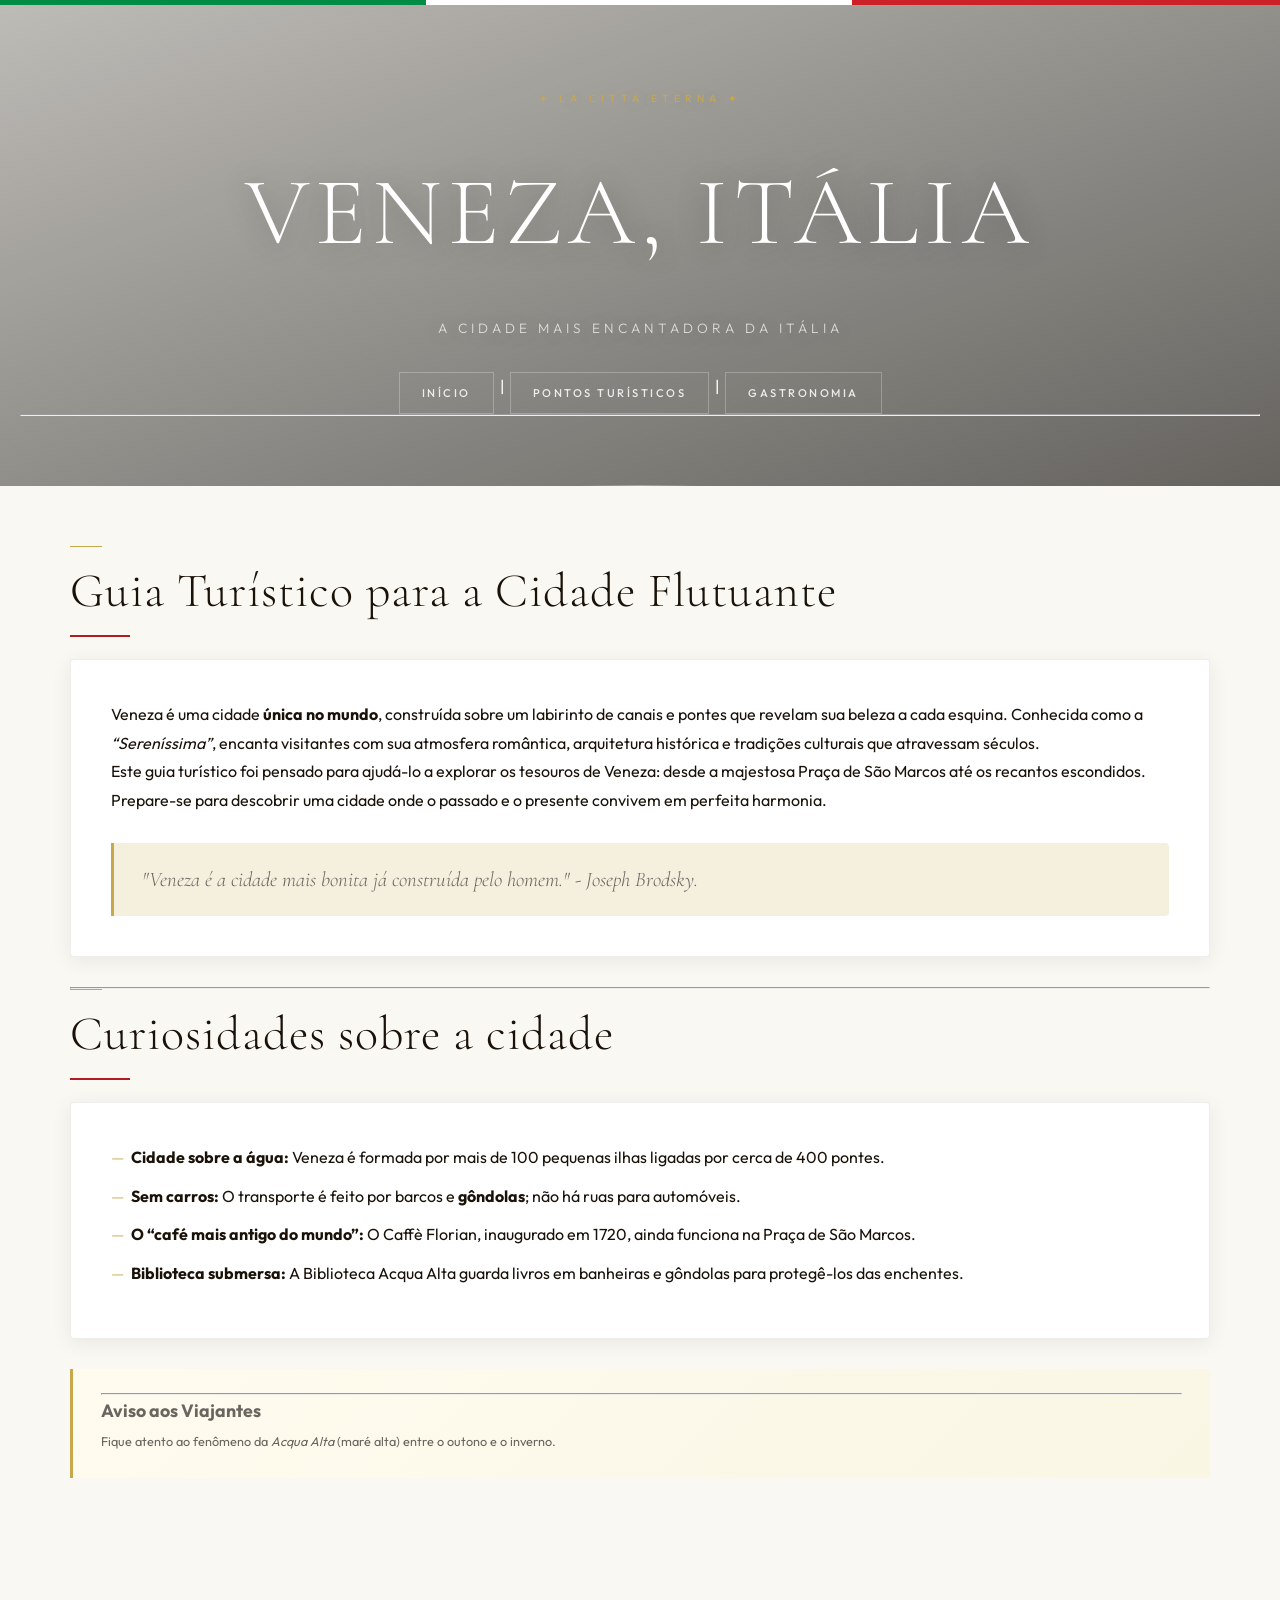
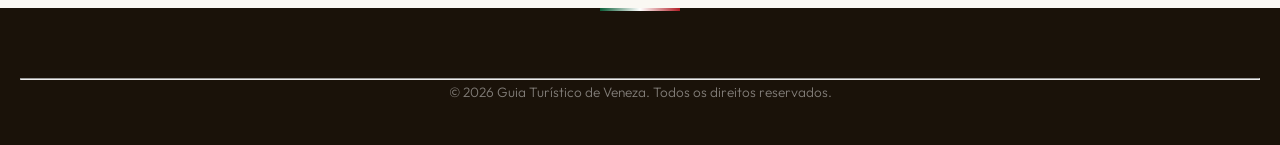
<file: site estático/index.html>
<!DOCTYPE html>
<html lang="pt-br">
<head>
    <meta charset="UTF-8">
    <meta name="viewport" content="width=device-width, initial-scale=1.0">
    <meta name="description" content="Guia turístico completo sobre Veneza, a cidade flutuante da Itália.">
    <link rel="stylesheet" href="style.css">
    <title>Veneza Trip Guide - Início</title>
</head>
<body>

    <header>
        <h1>Veneza, Itália</h1>
        <nav>
            <a href="principal.html">Início</a> | 
            <a href="pontos.html">Pontos Turísticos</a> | 
            <a href="food.html">Gastronomia</a>
        </nav>
        <hr>
    </header>

    <main>
        
        <section>
            <h2>Guia Turístico para a Cidade Flutuante</h2>
            <article>
                <p>
                    Veneza é uma cidade <strong>única no mundo</strong>, construída sobre um labirinto de canais e pontes que revelam sua beleza a cada esquina. 
                    Conhecida como a <em>“Sereníssima”</em>, encanta visitantes com sua atmosfera romântica, arquitetura histórica e tradições culturais que atravessam séculos.
                </p>
                
                <p>
                    Este guia turístico foi pensado para ajudá-lo a explorar os tesouros de Veneza: desde a majestosa Praça de São Marcos até os recantos escondidos. 
                    Prepare-se para descobrir uma cidade onde o passado e o presente convivem em perfeita harmonia.
                </p>

                <blockquote cite="https://pt.wikipedia.org/wiki/Veneza">
                    <p>"Veneza é a cidade mais bonita já construída pelo homem." - Joseph Brodsky.</p>
                </blockquote>
            </article>
        </section>

        <hr>

        <section>
            <h2>Curiosidades sobre a cidade</h2>
            <article>
                <ul>
                    <li><strong>Cidade sobre a água:</strong> Veneza é formada por mais de 100 pequenas ilhas ligadas por cerca de 400 pontes.</li>
                    <li><strong>Sem carros:</strong> O transporte é feito por barcos e <strong>gôndolas</strong>; não há ruas para automóveis.</li>
                    <li><strong>O “café mais antigo do mundo”:</strong> O Caffè Florian, inaugurado em 1720, ainda funciona na Praça de São Marcos.</li>
                    <li><strong>Biblioteca submersa:</strong> A Biblioteca Acqua Alta guarda livros em banheiras e gôndolas para protegê-los das enchentes.</li>
                </ul>
            </article>
        </section>

        <aside>
            <hr>
            <h3>Aviso aos Viajantes</h3>
            <p><small>Fique atento ao fenômeno da <em>Acqua Alta</em> (maré alta) entre o outono e o inverno.</small></p>
        </aside>

    </main>

    <footer>
        <hr>
        <p>&copy; 2026 Guia Turístico de Veneza. Todos os direitos reservados.</p>
    </footer>

</body>
</html>
</file>
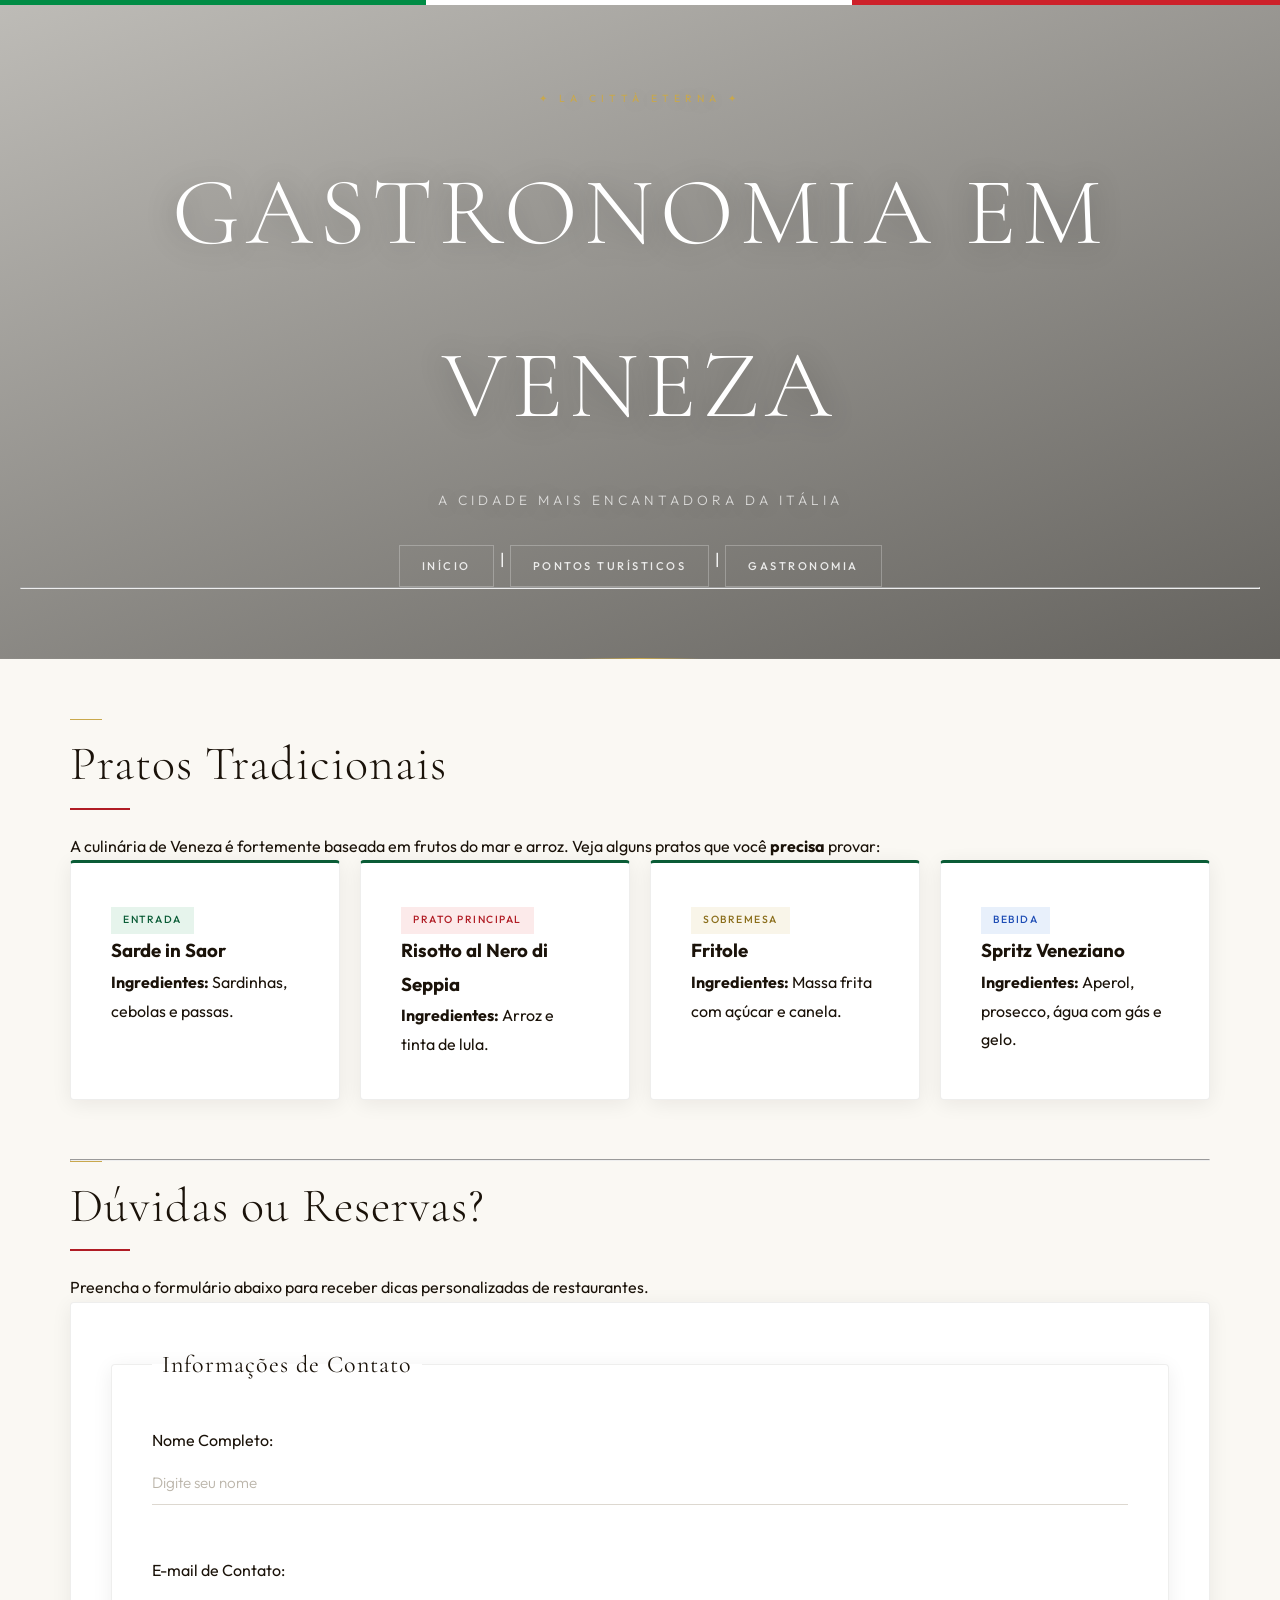
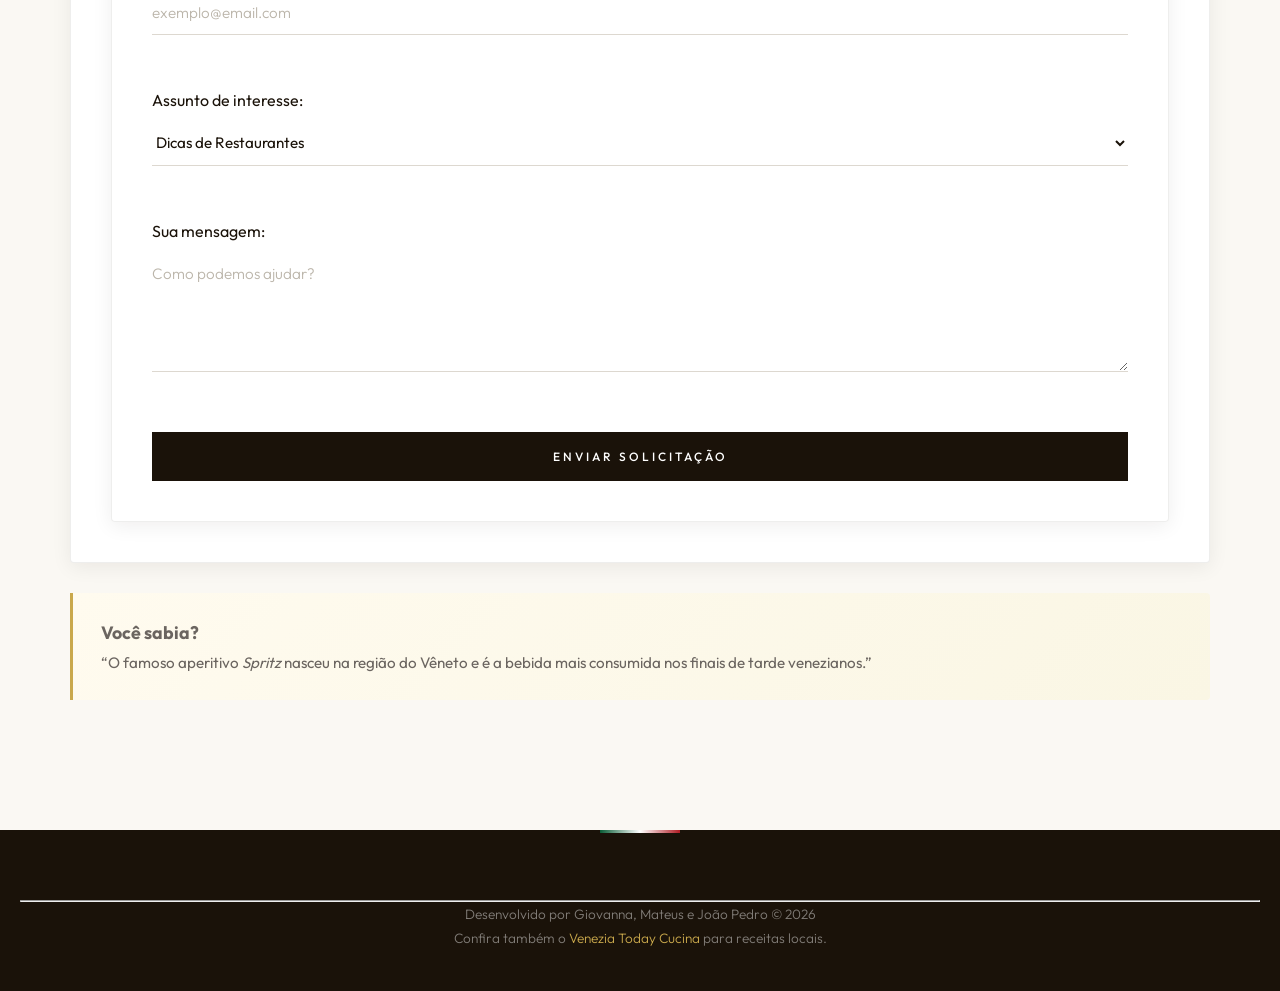
<file: site estático/food.html>
<!DOCTYPE html>
<html lang="pt-br">
<head>
    <meta charset="UTF-8">
    <meta name="viewport" content="width=device-width, initial-scale=1.0">
    <meta name="description" content="Descubra os sabores de Veneza: pratos típicos e contato para reservas.">
    <link rel="stylesheet" href="style.css">
    <title>Gastronomia Veneziana - Sabores da Itália</title>
</head>
<body>

    <header>
        <h1>Gastronomia em Veneza</h1>
        <nav>
            <a href="principal.html">Início</a> | 
            <a href="pontos.html">Pontos Turísticos</a> | 
            <a href="food.html">Gastronomia</a>
        </nav>
        <hr>
    </header>

    <main>
        <section>
            <h2>Pratos Tradicionais</h2>
            <p>A culinária de Veneza é fortemente baseada em frutos do mar e arroz. Veja alguns pratos que você <strong>precisa</strong> provar:</p>
            
            <div class="menu-container">

                <article class="food-card">
                    <div class="food-header">
                        <span class="badge entrada">Entrada</span>
                        <h3>Sarde in Saor</h3>
                    </div>
                    <p class="food-ingredients"><strong>Ingredientes:</strong> Sardinhas, cebolas e passas.</p>
                </article>

                <article class="food-card">
                    <div class="food-header">
                        <span class="badge principal">Prato Principal</span>
                        <h3>Risotto al Nero di Seppia</h3>
                    </div>
                    <p class="food-ingredients"><strong>Ingredientes:</strong> Arroz e tinta de lula.</p>
                </article>

                <article class="food-card">
                    <div class="food-header">
                        <span class="badge sobremesa">Sobremesa</span>
                        <h3>Fritole</h3>
                    </div>
                    <p class="food-ingredients"><strong>Ingredientes:</strong> Massa frita com açúcar e canela.</p>
                </article>
                <article class="food-card">
    <div class="food-header">
        <span class="badge bebida">Bebida</span>
        <h3>Spritz Veneziano</h3>
    </div>
    <p class="food-ingredients">
        <strong>Ingredientes:</strong> Aperol, prosecco, água com gás e gelo.
    </p>
</article>

            </div>
        </section>

        <br>
        <hr>

        <section>
            <h2>Dúvidas ou Reservas?</h2>
            <p>Preencha o formulário abaixo para receber dicas personalizadas de restaurantes.</p>
            
            <article>
                <form action="#" method="get">
                    <fieldset>
                        <legend>Informações de Contato</legend>
                        
                        <label for="nome">Nome Completo:</label><br>
                        <input type="text" id="nome" name="nome" placeholder="Digite seu nome" required>
                        <br><br>

                        <label for="email">E-mail de Contato:</label><br>
                        <input type="email" id="email" name="email" placeholder="exemplo@email.com" required>
                        <br><br>

                        <label for="assunto">Assunto de interesse:</label><br>
                        <select id="assunto" name="assunto">
                            <option value="dicas">Dicas de Restaurantes</option>
                            <option value="reservas">Informações sobre Reservas</option>
                            <option value="outros">Outros</option>
                        </select>
                        <br><br>

                        <label for="mensagem">Sua mensagem:</label><br>
                        <textarea id="mensagem" name="mensagem" rows="5" cols="30" placeholder="Como podemos ajudar?"></textarea>
                        <br><br>

                        <button type="submit">Enviar Solicitação</button>
                    </fieldset>
                </form>
            </article>
        </section>

        <aside>
            <h3>Você sabia?</h3>
            <q>O famoso aperitivo <em>Spritz</em> nasceu na região do Vêneto e é a bebida mais consumida nos finais de tarde venezianos.</q>
        </aside>
    </main>

    <footer>
        <hr>
        <p>Desenvolvido por Giovanna, Mateus e João Pedro &copy; 2026</p>
        <p>Confira também o <a href="https://www.veneziatoday.it/cucina/" target="_blank">Venezia Today Cucina</a> para receitas locais.</p>
    </footer>

</body>
</html>
</file>
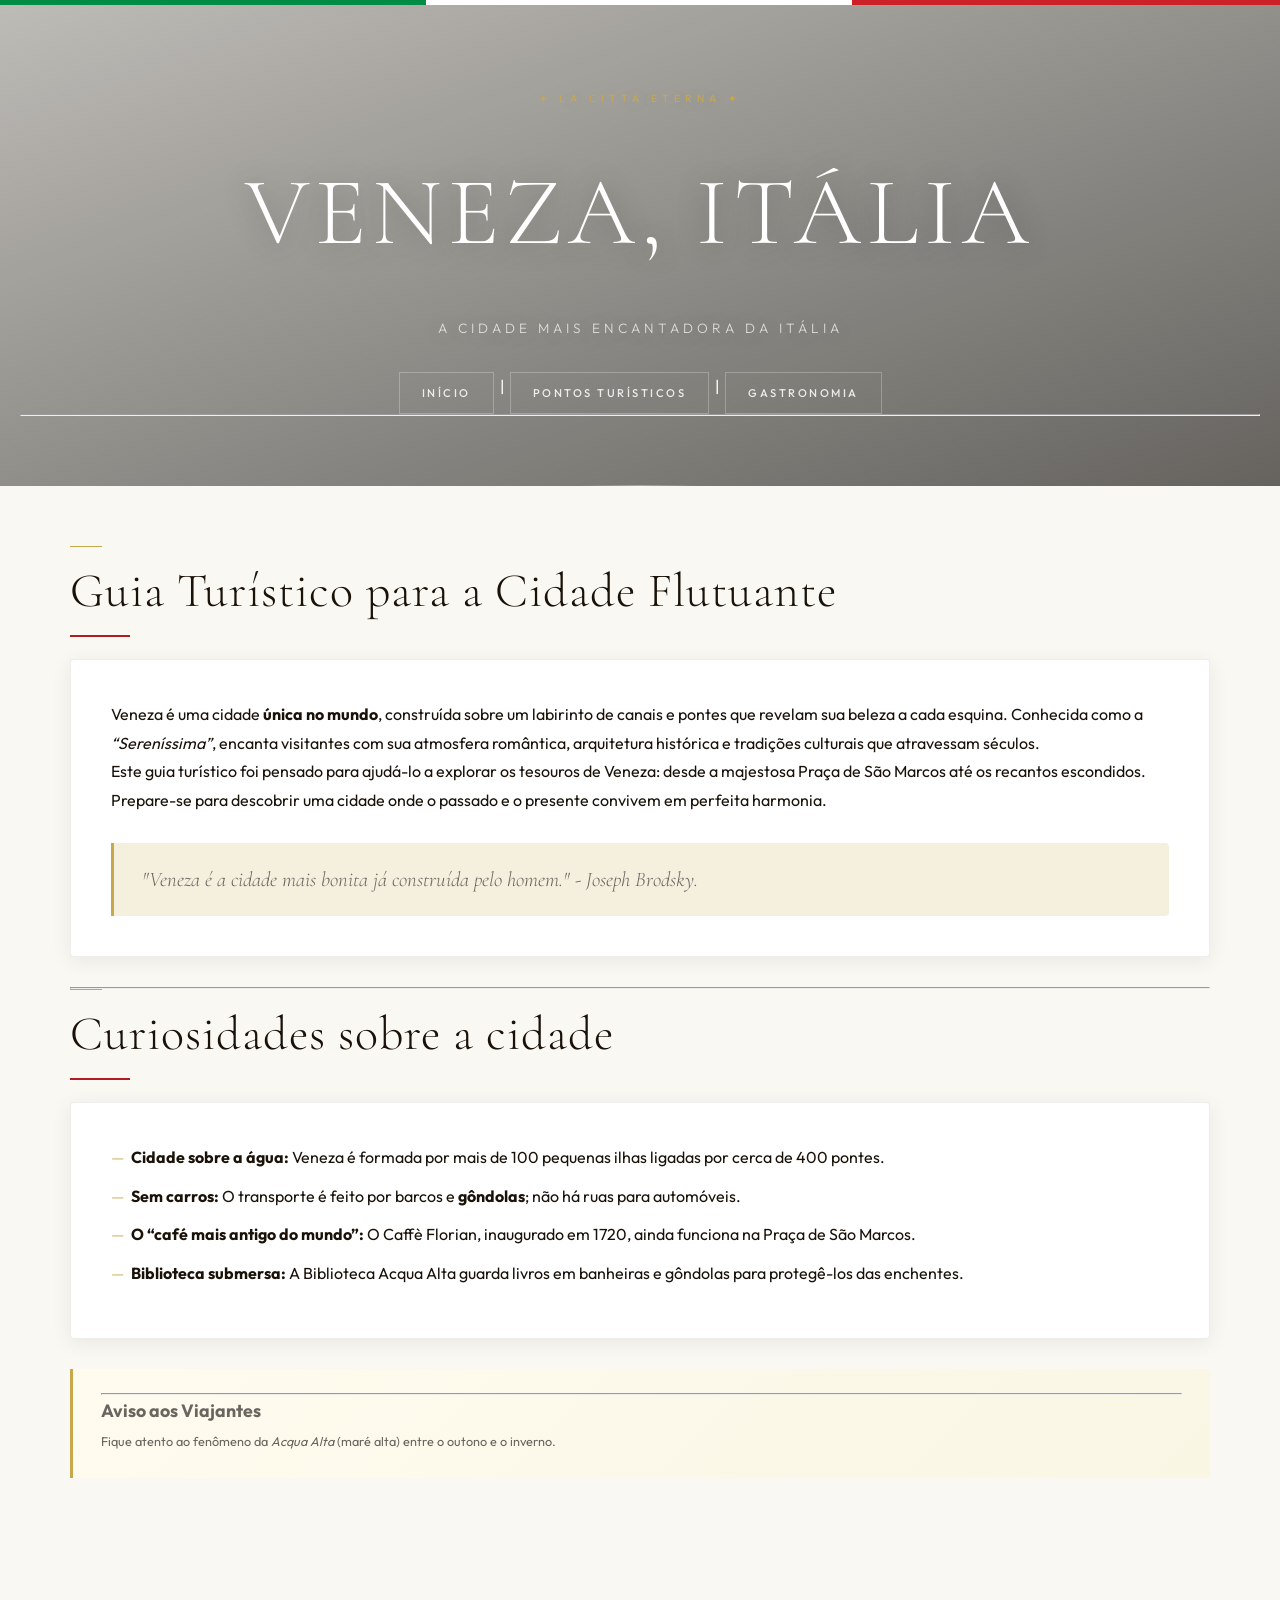
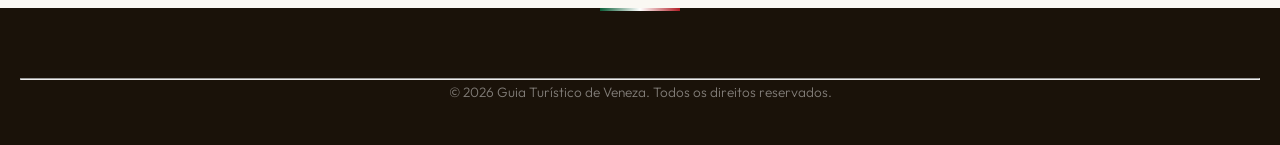
<file: site estático/principal.html>
<!DOCTYPE html>
<html lang="pt-br">
<head>
    <meta charset="UTF-8">
    <meta name="viewport" content="width=device-width, initial-scale=1.0">
    <meta name="description" content="Guia turístico completo sobre Veneza, a cidade flutuante da Itália.">
    <link rel="stylesheet" href="style.css">
    <title>Veneza Trip Guide - Início</title>
</head>
<body>

    <header>
        <h1>Veneza, Itália</h1>
        <nav>
            <a href="principal.html">Início</a> | 
            <a href="pontos.html">Pontos Turísticos</a> | 
            <a href="food.html">Gastronomia</a>
        </nav>
        <hr>
    </header>

    <main>
        
        <section>
            <h2>Guia Turístico para a Cidade Flutuante</h2>
            <article>
                <p>
                    Veneza é uma cidade <strong>única no mundo</strong>, construída sobre um labirinto de canais e pontes que revelam sua beleza a cada esquina. 
                    Conhecida como a <em>“Sereníssima”</em>, encanta visitantes com sua atmosfera romântica, arquitetura histórica e tradições culturais que atravessam séculos.
                </p>
                
                <p>
                    Este guia turístico foi pensado para ajudá-lo a explorar os tesouros de Veneza: desde a majestosa Praça de São Marcos até os recantos escondidos. 
                    Prepare-se para descobrir uma cidade onde o passado e o presente convivem em perfeita harmonia.
                </p>

                <blockquote cite="https://pt.wikipedia.org/wiki/Veneza">
                    <p>"Veneza é a cidade mais bonita já construída pelo homem." - Joseph Brodsky.</p>
                </blockquote>
            </article>
        </section>

        <hr>

        <section>
            <h2>Curiosidades sobre a cidade</h2>
            <article>
                <ul>
                    <li><strong>Cidade sobre a água:</strong> Veneza é formada por mais de 100 pequenas ilhas ligadas por cerca de 400 pontes.</li>
                    <li><strong>Sem carros:</strong> O transporte é feito por barcos e <strong>gôndolas</strong>; não há ruas para automóveis.</li>
                    <li><strong>O “café mais antigo do mundo”:</strong> O Caffè Florian, inaugurado em 1720, ainda funciona na Praça de São Marcos.</li>
                    <li><strong>Biblioteca submersa:</strong> A Biblioteca Acqua Alta guarda livros em banheiras e gôndolas para protegê-los das enchentes.</li>
                </ul>
            </article>
        </section>

        <aside>
            <hr>
            <h3>Aviso aos Viajantes</h3>
            <p><small>Fique atento ao fenômeno da <em>Acqua Alta</em> (maré alta) entre o outono e o inverno.</small></p>
        </aside>

    </main>

    <footer>
        <hr>
        <p>&copy; 2026 Guia Turístico de Veneza. Todos os direitos reservados.</p>
    </footer>

</body>
</html>
</file>
<file: site estático/style.css>
/* ==========================================================================
   IMPORTAÇÃO DE FONTES
   ========================================================================== */
@import url('https://fonts.googleapis.com/css2?family=Outfit:wght@300;400;500;600&family=Cormorant+Garamond:ital,wght@0,300;0,400;0,600;1,300;1,400&display=swap');

/* ==========================================================================
   VARIÁVEIS
   ========================================================================== */
:root {
    --verde:          #0a5c36;
    --verde-hover:    #1a7a4a;
    --vermelho:       #b01c24;
    --vermelho-hover: #d42830;
    --ouro:           #c9a84c;
    --ouro-claro:     rgba(201,168,76,0.18);
    --creme:          #faf8f3;
    --escuro:         #1a1209;
    --cinza:          #6b6560;
    --borda:          rgba(201,168,76,0.22);
    --sombra-leve:    0 4px 20px rgba(26,18,9,0.07);
    --sombra-hover:   0 16px 48px rgba(26,18,9,0.14);
    --radius:         4px;
}

/* ==========================================================================
   CONFIGURAÇÕES GERAIS
   ========================================================================== */
* {
    margin: 0;
    padding: 0;
    box-sizing: border-box;
}

html {
    scroll-behavior: smooth;
}

body {
    font-family: 'Outfit', sans-serif;
    background: var(--creme);
    color: var(--escuro);
    line-height: 1.8;
}

::selection {
    background: var(--vermelho);
    color: white;
}

/* ==========================================================================
   CABEÇALHO
   ========================================================================== */
header {
    text-align: center;
    padding: 90px 20px 70px;
    background:
        linear-gradient(
            160deg,
            rgba(10,8,4,0.25) 0%,
            rgba(10,8,4,0.62) 100%
        ),
        url("https://images.unsplash.com/photo-1514890547357-a9ee288728e0?auto=format&fit=crop&w=1600&q=80");
    background-size: cover;
    background-position: center;
    color: white;
    position: relative;
}

/* Barra tricolor */
header::before {
    content: "";
    position: absolute;
    top: 0;
    left: 0;
    width: 100%;
    height: 5px;
    background: linear-gradient(
        to right,
        #008c45 33.3%,
        white   33.3% 66.6%,
        #cd212a 66.6%
    );
}

/* Linha dourada decorativa na base */
header::after {
    content: "";
    position: absolute;
    bottom: 0;
    left: 50%;
    transform: translateX(-50%);
    width: 120px;
    height: 1px;
    background: linear-gradient(to right, transparent, var(--ouro), transparent);
}

header h1 {
    font-family: 'Cormorant Garamond', serif;
    font-size: clamp(3.5rem, 8vw, 6rem);
    font-weight: 300;
    letter-spacing: 6px;
    text-transform: uppercase;
    margin-bottom: 14px;
    text-shadow: 0 2px 30px rgba(0,0,0,0.3);
}

/* Subtítulo abaixo do h1 */
header h1::after {
    content: "A cidade mais encantadora da Itália";
    display: block;
    font-size: .85rem;
    font-family: 'Outfit', sans-serif;
    font-weight: 300;
    letter-spacing: 4px;
    text-transform: uppercase;
    margin-top: 16px;
    color: rgba(255,255,255,0.7);
}

/* Eyebrow dourado acima do h1 */
header h1::before {
    content: "✦  La Città Eterna  ✦";
    display: block;
    font-size: .65rem;
    font-family: 'Outfit', sans-serif;
    font-weight: 400;
    letter-spacing: 5px;
    text-transform: uppercase;
    color: var(--ouro);
    margin-bottom: 18px;
}

/* ==========================================================================
   MENU
   ========================================================================== */
nav {
    margin-top: 32px;
    display: flex;
    justify-content: center;
    gap: 6px;
    flex-wrap: wrap;
}

nav a {
    color: rgba(255,255,255,0.85);
    text-decoration: none;
    font-size: .7rem;
    font-weight: 500;
    letter-spacing: 2.5px;
    text-transform: uppercase;
    padding: 10px 22px;
    border: 1px solid rgba(255,255,255,0.25);
    transition: .3s;
}

nav a:hover {
    background: var(--ouro);
    border-color: var(--ouro);
    color: var(--escuro);
}

/* ==========================================================================
   MAIN
   ========================================================================== */
main {
    max-width: 1200px;
    margin: auto;
    padding: 60px 30px;
}

/* ==========================================================================
   TÍTULOS DE SEÇÃO
   ========================================================================== */
h2 {
    font-family: 'Cormorant Garamond', serif;
    font-size: clamp(2rem, 4vw, 3rem);
    font-weight: 300;
    margin-bottom: 22px;
    color: var(--escuro);
    line-height: 1.2;
    letter-spacing: 1px;
}

h2::before {
    content: "";
    display: block;
    width: 32px;
    height: 1px;
    background: var(--ouro);
    margin-bottom: 16px;
}

h2::after {
    content: "";
    display: block;
    width: 60px;
    height: 2px;
    background: var(--vermelho);
    margin-top: 14px;
}

/* ==========================================================================
   ARTIGOS
   ========================================================================== */
article {
    background: white;
    border-radius: var(--radius);
    padding: 40px;
    margin-bottom: 30px;
    border: 1px solid rgba(26,18,9,0.07);
    box-shadow: var(--sombra-leve);
    transition: .4s cubic-bezier(.16,1,.3,1);
    position: relative;
    overflow: hidden;
}

/* Acento lateral dourado */
article::before {
    content: "";
    position: absolute;
    top: 0;
    left: 0;
    width: 3px;
    height: 0;
    background: var(--ouro);
    transition: .4s;
}

article:hover {
    transform: translateY(-5px);
    box-shadow: var(--sombra-hover);
    border-color: var(--borda);
}

article:hover::before {
    height: 100%;
}

/* ==========================================================================
   IMAGENS
   ========================================================================== */
img {
    width: 100%;
    height: auto;
    border-radius: var(--radius);
    margin-top: 24px;
    display: block;
    transition: .5s cubic-bezier(.16,1,.3,1);
}

img:hover {
    transform: scale(1.025);
    box-shadow: var(--sombra-hover);
}

/* ==========================================================================
   BLOCKQUOTE
   ========================================================================== */
blockquote {
    border-left: 3px solid var(--ouro);
    padding: 20px 28px;
    margin-top: 28px;
    font-family: 'Cormorant Garamond', serif;
    font-style: italic;
    font-size: 1.3rem;
    font-weight: 300;
    color: var(--cinza);
    background: var(--ouro-claro);
    border-radius: 0 var(--radius) var(--radius) 0;
    line-height: 1.6;
}

/* ==========================================================================
   LISTAS
   ========================================================================== */
ul {
    padding-left: 0;
    list-style: none;
}

li {
    margin-bottom: 10px;
    padding-left: 20px;
    position: relative;
}

li::before {
    content: "—";
    position: absolute;
    left: 0;
    color: var(--ouro);
    font-weight: 300;
}

/* ==========================================================================
   GASTRONOMIA
   ========================================================================== */
.menu-container {
    display: grid;
    grid-template-columns: repeat(auto-fit, minmax(260px, 1fr));
    gap: 20px;
}

.food-card {
    border-top: 3px solid var(--verde);
    border-radius: var(--radius);
    transition: .4s;
    position: relative;
    overflow: hidden;
}

.food-card::after {
    content: "";
    position: absolute;
    inset: 0;
    background: linear-gradient(135deg, rgba(201,168,76,0.04), transparent);
    opacity: 0;
    transition: .3s;
}

.food-card:hover {
    border-top-color: var(--vermelho);
    transform: translateY(-4px);
    box-shadow: var(--sombra-hover);
}

.food-card:hover::after {
    opacity: 1;
}

.badge {
    display: inline-block;
    padding: 4px 12px;
    border-radius: 0;
    font-size: .65rem;
    font-weight: 500;
    letter-spacing: 1.5px;
    text-transform: uppercase;
}

.badge.entrada {
    background: #e6f4ec;
    color: var(--verde);
}

.badge.principal {
    background: #fceaea;
    color: var(--vermelho);
}

.badge.sobremesa {
    background: rgba(201,168,76,0.12);
    color: #8a6d1a;
}

.badge.bebida {
    background: #e8f0fb;
    color: #1e4db5;
}

/* ==========================================================================
   FORMULÁRIO
   ========================================================================== */
fieldset {
    border: none;
    background: white;
    padding: 40px;
    border-radius: var(--radius);
    border: 1px solid rgba(26,18,9,0.07);
    box-shadow: var(--sombra-leve);
}

legend {
    font-family: 'Cormorant Garamond', serif;
    font-size: 1.5rem;
    font-weight: 400;
    letter-spacing: 1px;
    padding: 0 10px;
    color: var(--escuro);
}

input,
select,
textarea {
    width: 100%;
    padding: 12px 0;
    border: none;
    border-bottom: 1px solid #ddd8d0;
    border-radius: 0;
    margin-top: 6px;
    margin-bottom: 22px;
    font-family: 'Outfit', sans-serif;
    font-size: .95rem;
    background: transparent;
    color: var(--escuro);
    transition: .3s;
}

input:focus,
textarea:focus,
select:focus {
    outline: none;
    border-bottom-color: var(--ouro);
}

input::placeholder,
textarea::placeholder {
    color: #bbb5aa;
    font-weight: 300;
}

button {
    width: 100%;
    padding: 16px;
    border: 1px solid var(--escuro);
    border-radius: 0;
    background: var(--escuro);
    color: white;
    font-family: 'Outfit', sans-serif;
    font-size: .75rem;
    font-weight: 500;
    letter-spacing: 3px;
    text-transform: uppercase;
    cursor: pointer;
    transition: .4s;
}

button:hover {
    background: var(--vermelho);
    border-color: var(--vermelho);
}

/* ==========================================================================
   ASIDE
   ========================================================================== */
aside {
    background: linear-gradient(135deg, #fffbef, #faf6e4);
    border-left: 3px solid var(--ouro);
    padding: 24px 28px;
    border-radius: 0 var(--radius) var(--radius) 0;
    margin-top: 30px;
    font-size: .95rem;
    color: var(--cinza);
}

/* ==========================================================================
   RODAPÉ
   ========================================================================== */
footer {
    background: var(--escuro);
    color: rgba(255,255,255,0.45);
    text-align: center;
    padding: 70px 20px 40px;
    margin-top: 70px;
    position: relative;
}

footer::before {
    content: "";
    position: absolute;
    top: 0;
    left: 50%;
    transform: translateX(-50%);
    width: 80px;
    height: 3px;
    background: linear-gradient(to right, var(--verde), white, var(--vermelho));
}

footer a {
    color: var(--ouro);
    text-decoration: none;
    transition: .2s;
}

footer a:hover {
    color: white;
}

footer p {
    font-size: .85rem;
    font-weight: 300;
}

/* ==========================================================================
   RESPONSIVO
   ========================================================================== */
@media (max-width: 768px) {
    header {
        padding: 70px 20px 50px;
    }

    header h1 {
        font-size: 2.6rem;
        letter-spacing: 3px;
    }

    h2 {
        font-size: 2rem;
    }

    article {
        padding: 28px;
    }

    nav a {
        display: inline-block;
        margin: 4px;
    }

    main {
        padding: 40px 20px;
    }

    fieldset {
        padding: 28px;
    }
}

/* ==========================================================================
   ANIMAÇÕES — Transição entre páginas + Scroll Reveal
   ========================================================================== */

/* --------------------------------------------------------------------------
   1. TRANSIÇÃO ENTRE PÁGINAS — View Transitions API
   Funciona no Chrome 111+, Edge 111+, Safari 18+
   -------------------------------------------------------------------------- */
@view-transition {
    navigation: auto;
}

::view-transition-old(root) {
    animation: pageSaida 0.35s cubic-bezier(.4,0,1,1) both;
}

::view-transition-new(root) {
    animation: pageEntrada 0.5s cubic-bezier(.16,1,.3,1) both;
}

@keyframes pageSaida {
    from {
        opacity: 1;
        transform: translateY(0);
    }
    to {
        opacity: 0;
        transform: translateY(-18px);
    }
}

@keyframes pageEntrada {
    from {
        opacity: 0;
        transform: translateY(28px);
    }
    to {
        opacity: 1;
        transform: translateY(0);
    }
}

/* --------------------------------------------------------------------------
   2. SCROLL REVEAL — animation-timeline: view()
   Funciona no Chrome 115+, Edge 115+
   (Firefox e Safari: elementos aparecem normalmente, sem quebrar)
   Não é necessário alterar o HTML.
   -------------------------------------------------------------------------- */
article,
blockquote,
aside,
fieldset {
    animation: scrollReveal linear both;
    animation-timeline: view();
    animation-range: entry 0% entry 25%;
}

/* --- Títulos: cada <span> dentro do <h2> sobe individualmente --- */
h2 {
    overflow: hidden;
}

h2 span {
    display: inline-block;
    opacity: 0;
    transform: translateY(100%);
    animation: palavraSobe 0.6s cubic-bezier(.16,1,.3,1) forwards;
}

/* Delay escalonado por palavra */
h2 span:nth-child(1) { animation-delay: 0.1s;  }
h2 span:nth-child(2) { animation-delay: 0.22s; }
h2 span:nth-child(3) { animation-delay: 0.34s; }
h2 span:nth-child(4) { animation-delay: 0.46s; }
h2 span:nth-child(5) { animation-delay: 0.58s; }
h2 span:nth-child(6) { animation-delay: 0.70s; }

@keyframes palavraSobe {
    from {
        opacity: 0;
        transform: translateY(100%);
    }
    to {
        opacity: 1;
        transform: translateY(0);
    }
}

@keyframes scrollReveal {
    from {
        opacity: 0;
        transform: translateY(40px);
    }
    to {
        opacity: 1;
        transform: translateY(0);
    }
}

/* Delay escalonado para múltiplos artigos seguidos */
article:nth-child(2) { animation-delay: 0.08s; }
article:nth-child(3) { animation-delay: 0.16s; }
article:nth-child(4) { animation-delay: 0.24s; }

/* --------------------------------------------------------------------------
   3. RESPEITA preferência de movimento reduzido (acessibilidade)
   -------------------------------------------------------------------------- */
@media (prefers-reduced-motion: reduce) {
    ::view-transition-old(root),
    ::view-transition-new(root) {
        animation: none;
    }

    article,
    blockquote,
    aside,
    fieldset,
    h2 span {
        animation: none;
        opacity: 1;
        transform: none;
    }
}
</file>
